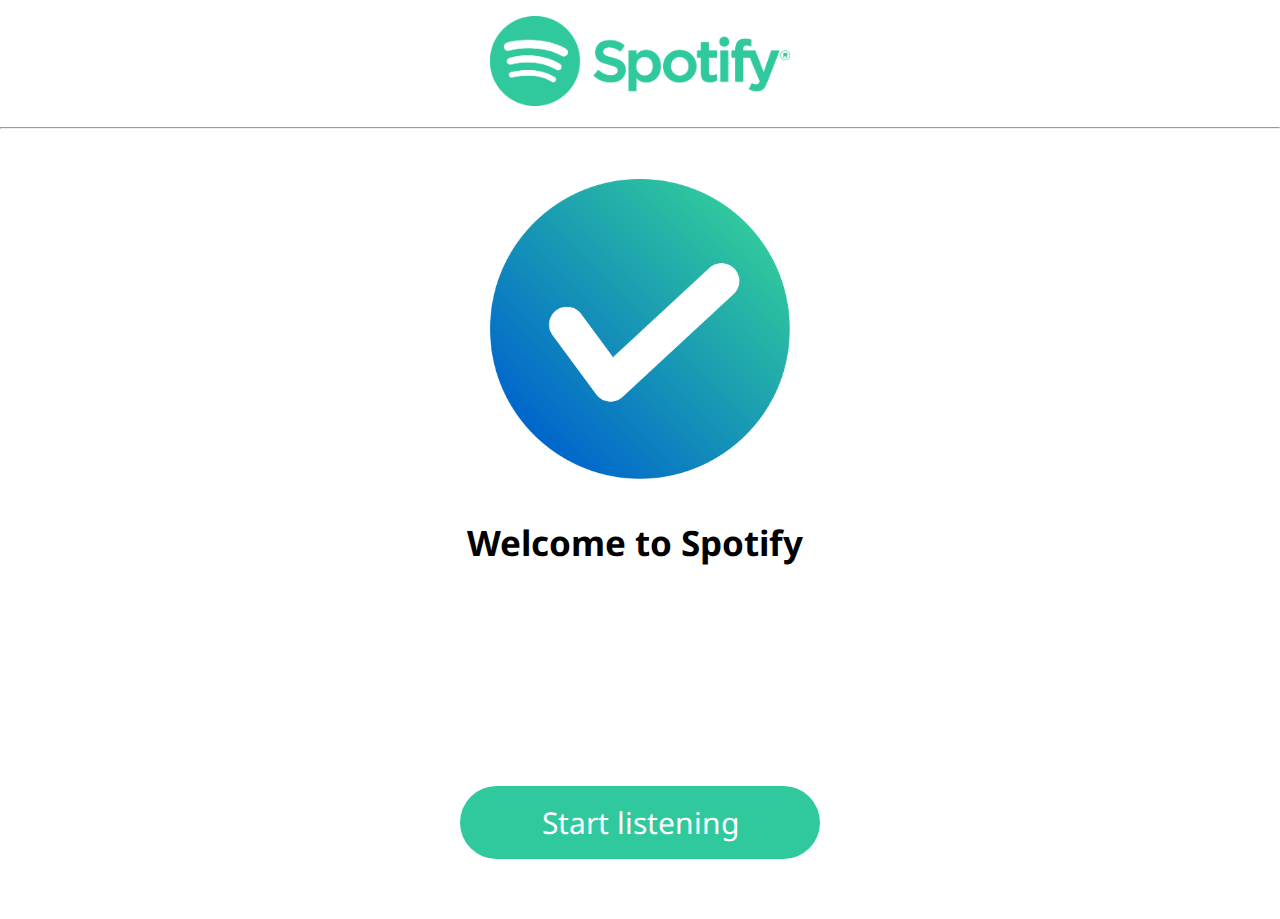
<file: end point free.html>
<!DOCTYPE html>
<html>

<head>

    <title> Deco1016 Website Assignment </title>
    <link rel="stylesheet" href="styles.css">
    <link href="https://fonts.googleapis.com/css?family=Noto+Sans&display=swap" rel="stylesheet">

    <meta name='viewport' content='width=device-width, initial-scale=1.0, maximum-scale=1.0' />

    <link rel="stylesheet" href="https://cdnjs.cloudflare.com/ajax/libs/font-awesome/4.7.0/css/font-awesome.min.css">
</head>
<body>
    <main>
            <header class="form-header">
                    <a href="index.html"> <img class="form-logo" src="images/logo2.png" alt="logo"> </a>
                </header>
                <hr>

                <div class="endpoint">
                    <div class="tick-img">
                        <img class="end-logo" src="images/tick.png" alt="logo">
                    </div>

                    <div class="success"> 
                        <p>Welcome to Spotify</p> 
                    </div>

                    <div class="end-button">
                            <a href="index.html"> Start listening </a>
                    </div>
                </div>


    </main>
</body>

</html>
</file>
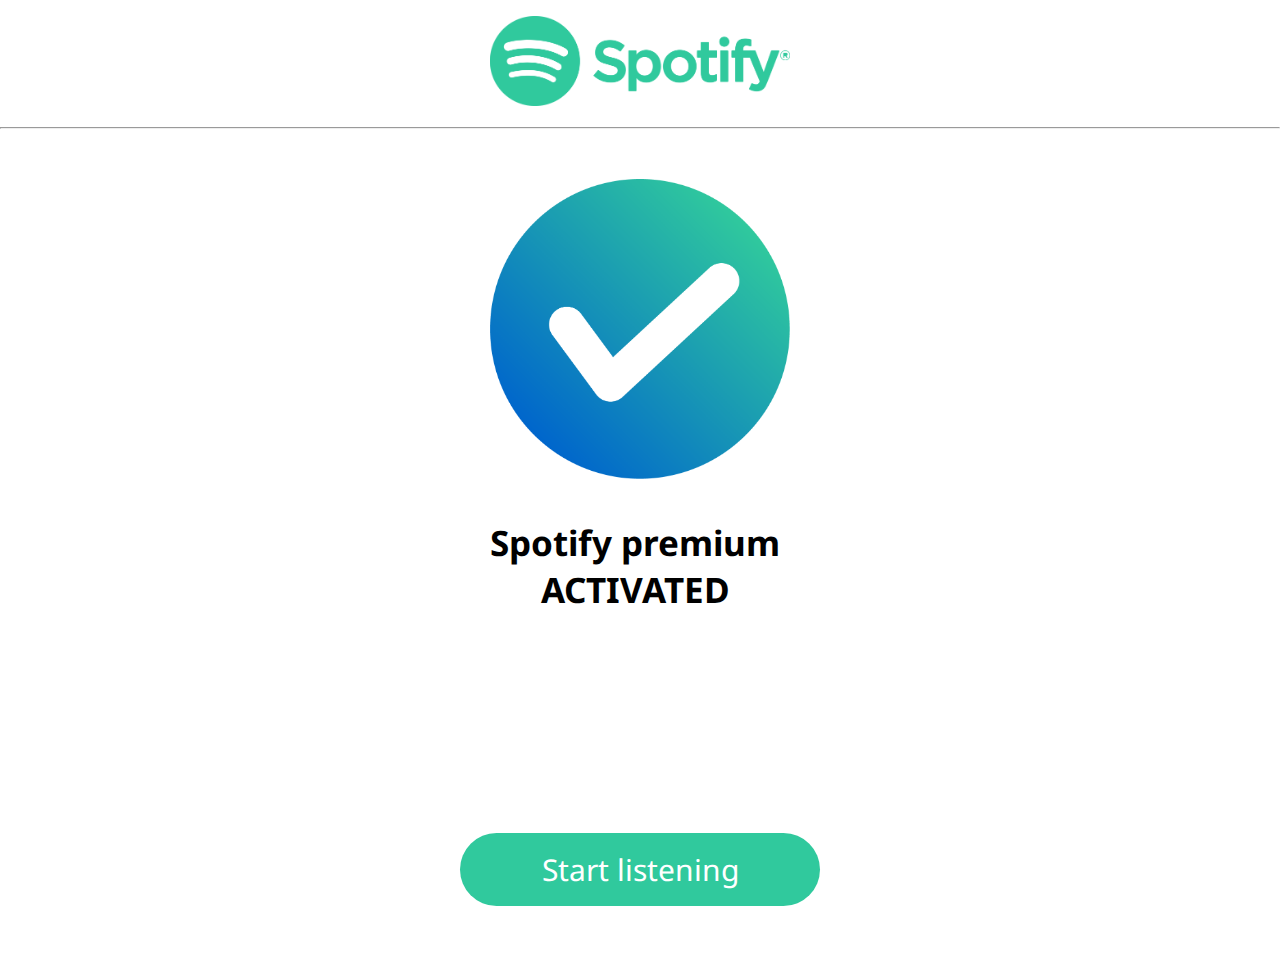
<file: end point.html>
<!DOCTYPE html>
<html>

<head>

    <title> Deco1016 Website Assignment </title>
    <link rel="stylesheet" href="styles.css">
    <link href="https://fonts.googleapis.com/css?family=Noto+Sans&display=swap" rel="stylesheet">

    <meta name='viewport' content='width=device-width, initial-scale=1.0, maximum-scale=1.0' />

    <link rel="stylesheet" href="https://cdnjs.cloudflare.com/ajax/libs/font-awesome/4.7.0/css/font-awesome.min.css">
</head>
<body>
    <main>
            <header class="form-header">
                    <a href="index.html"> <img class="form-logo" src="images/logo2.png" alt="logo"> </a>
                </header>
                <hr>

                <div class="endpoint">
                    <div class="tick-img">
                        <img class="end-logo" src="images/tick.png" alt="logo">
                    </div>

                    <div class="success"> 
                        <p>Spotify premium</p> 
                        <p>ACTIVATED </p>
                    </div>

                    <div class="end-button">
                            <a href="index.html"> Start listening </a>
                    </div>
                </div>


    </main>
</body>

</html>
</file>
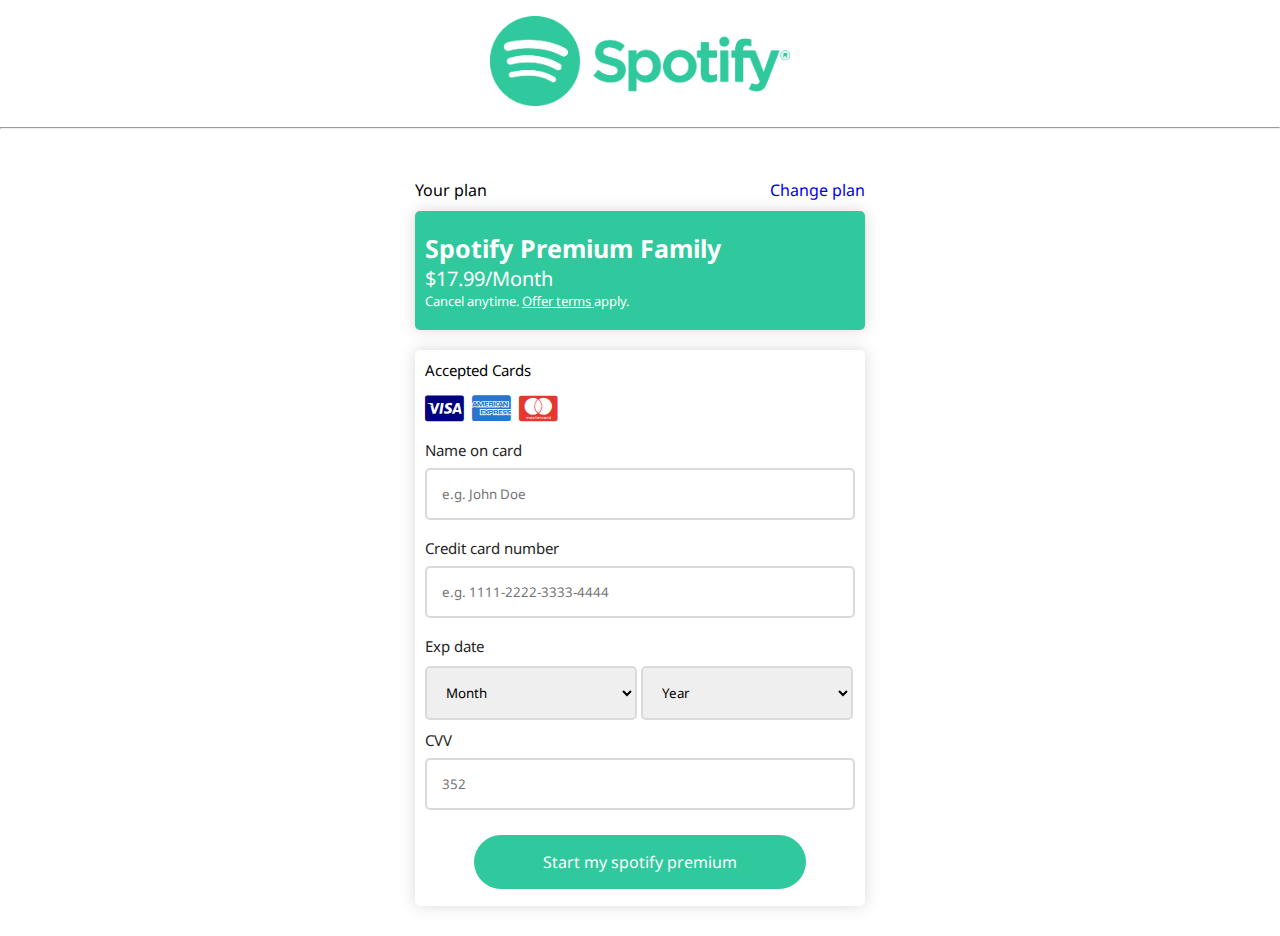
<file: form premium family.html>
<!DOCTYPE html>
<html>

<head>

    <title> Deco1016 Website Assignment </title>
    <link rel="stylesheet" href="styles.css">
    <link href="https://fonts.googleapis.com/css?family=Noto+Sans&display=swap" rel="stylesheet">
    
    <meta name='viewport' content='width=device-width, initial-scale=1.0, maximum-scale=1.0' />

    <link rel="stylesheet" href="https://cdnjs.cloudflare.com/ajax/libs/font-awesome/4.7.0/css/font-awesome.min.css">
</head>

<body>
    <main>
        <header class="form-header">
            <a href="index.html"> <img class="form-logo" src="images/logo2.png" alt="logo"> </a>
        </header>
        <hr>


        <div class="select-premium">
            <div class="plan">
                <p>Your plan </p>
                <a href="selecting premium plan.html" style="text-decoration:none"> Change plan</a>
            </div>

            <div class="select-container">
                <h3>Spotify Premium Family</h3>
                <p>$17.99/Month</p>
                <p>Cancel anytime. <a href="#">Offer terms </a> apply.</p>
            </div>

        </div>

        <form action="end point.html">
            <div class="form-container-P">

                <div class="cards">
                    <label for="fname">Accepted Cards</label>
                    <div class="icon-container">
                        <i class="fa fa-cc-visa" style="color:navy;"></i>
                        <i class="fa fa-cc-amex" style="color:#2875ce;"></i>
                        <i class="fa fa-cc-mastercard" style="color:rgb(231, 54, 47);"></i>
                    </div>
                </div>

                <div class="form-group">
                    <label for="name">Name on card</label>
                    <input type="text" id="name" name="name" placeholder="e.g. John Doe" required>
                    <div class="messages"></div>
                </div>

                <div class="form-group">
                    <label for="cardnumber">Credit card number</label>
                    <input type="text" id="number" name="number" placeholder="e.g. 1111-2222-3333-4444" required minlength="16" maxlength="16" >
                    <div class="messages"></div>
                </div>

                <div class="form-group">
                    <div class="form-inline">
                        <label for="expyear">Exp date</label>
                        <select>
                            <option value="1">Month</option>
                            <option value="2">01</option>
                            <option value="3">02</option>
                            <option value="4">03</option>
                            <option value="5">04</option>
                            <option value="6">05</option>
                            <option value="7">06</option>
                            <option value="8">07</option>
                            <option value="9">08</option>
                            <option value="10">09</option>
                            <option value="11">10</option>
                            <option value="12">11</option>
                            <option value="13">12</option>
                        </select>

                        <select>
                            <option value="1">Year</option>
                            <option value="2">19</option>
                            <option value="3">20</option>
                            <option value="4">21</option>
                            <option value="5">22</option>
                            <option value="6">23</option>
                            <option value="7">24</option>
                            <option value="8">25</option>
                            <option value="9">26</option>
                            <option value="10">27</option>
                            <option value="11">28</option>
                            <option value="12">29</option>
                            <option value="13">30</option>
                            <option value="14">31</option>
                            <option value="15">32</option>
                            <option value="16">33</option>
                        </select>
                    </div>
                </div>

                <div class="form-group">
                    <label for="cvv">CVV</label>
                    <input type="text" id="cvv" name="cvv" placeholder="352" required minlength="3" maxlength="3">
                </div>

                <div class="premium-button">
                    <button type="submit">Start my spotify premium</button>
                </div>

            </div>
        </form>
    </main>
</body>

</html>
</file>
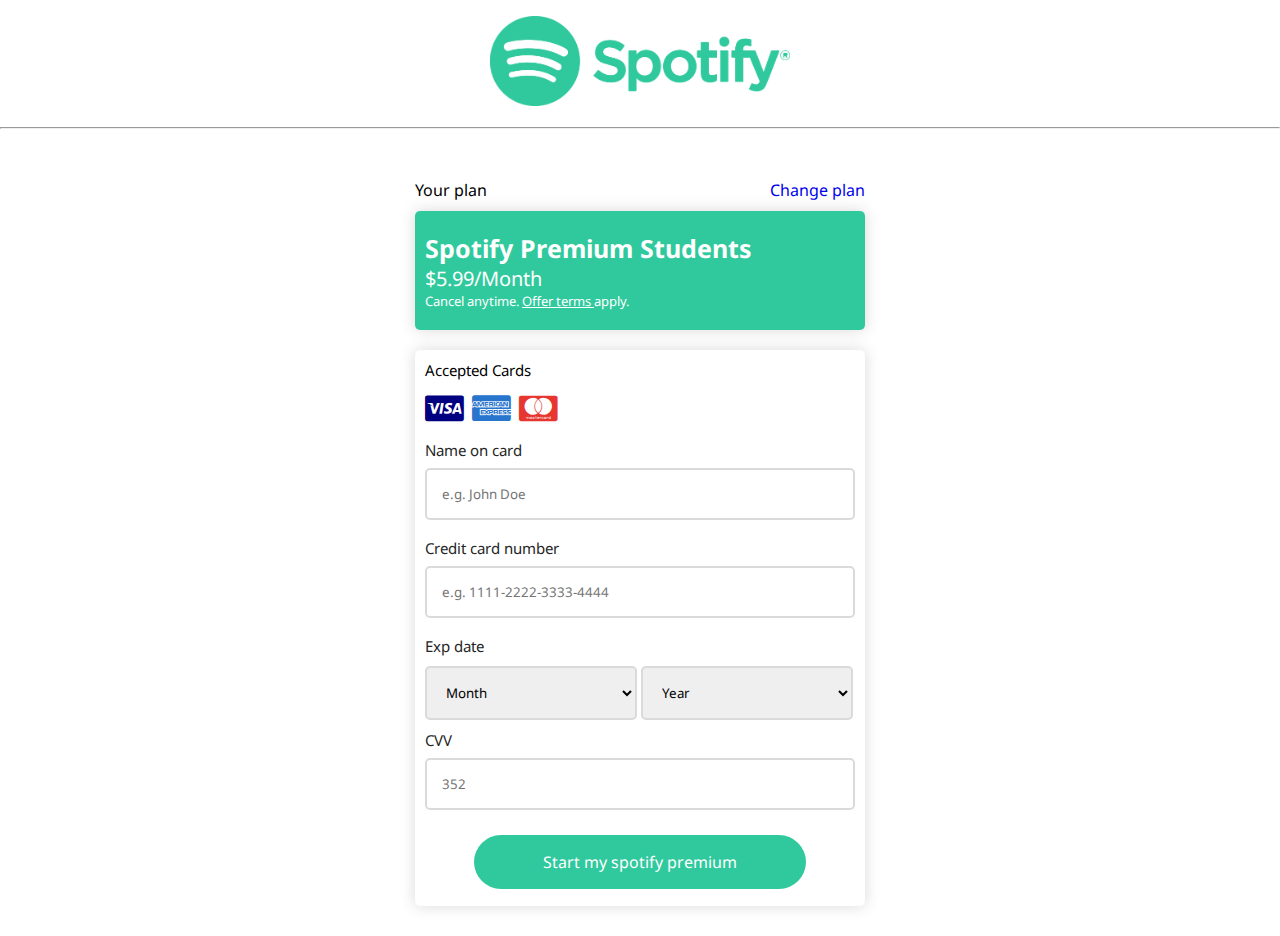
<file: form premium students.html>
<!DOCTYPE html>
<html>

<head>

    <title> Deco1016 Website Assignment </title>
    <link rel="stylesheet" href="styles.css">
    <link href="https://fonts.googleapis.com/css?family=Noto+Sans&display=swap" rel="stylesheet">

    <meta name='viewport' content='width=device-width, initial-scale=1.0, maximum-scale=1.0' />
    
    <link rel="stylesheet" href="https://cdnjs.cloudflare.com/ajax/libs/font-awesome/4.7.0/css/font-awesome.min.css">
</head>

<body>
    <main>
        <header class="form-header">
            <a href="index.html"> <img class="form-logo" src="images/logo2.png" alt="logo"> </a>
        </header>
        <hr>
        <div class="select-premium">
            <div class="plan">
                <p>Your plan </p>
                <a href="selecting premium plan.html" style="text-decoration:none"> Change plan</a>
            </div>

            <div class="select-container">
                <h3>Spotify Premium Students</h3>
                <p>$5.99/Month</p>
                <p>Cancel anytime. <a href="#">Offer terms </a> apply.</p>
            </div>

        </div>

        <form action="end point.html">
            <div class="form-container-P">

                <div class="cards">
                    <label for="fname">Accepted Cards</label>
                    <div class="icon-container">
                        <i class="fa fa-cc-visa" style="color:navy;"></i>
                        <i class="fa fa-cc-amex" style="color:#2875ce;"></i>
                        <i class="fa fa-cc-mastercard" style="color:rgb(231, 54, 47);"></i>
                    </div>
                </div>

                <div class="form-group">
                    <label for="name">Name on card</label>
                    <input type="text" id="name" name="name" placeholder="e.g. John Doe" required>
                    <div class="messages"></div>
                </div>

                <div class="form-group">
                    <label for="cardnumber">Credit card number</label>
                    <input type="text" id="number" name="number" placeholder="e.g. 1111-2222-3333-4444" required minlength="16" maxlength="16" >
                    <div class="messages"></div>
                </div>

                <div class="form-group">
                    <div class="form-inline">
                        <label for="expyear">Exp date</label>
                        <select>
                            <option value="1">Month</option>
                            <option value="2">01</option>
                            <option value="3">02</option>
                            <option value="4">03</option>
                            <option value="5">04</option>
                            <option value="6">05</option>
                            <option value="7">06</option>
                            <option value="8">07</option>
                            <option value="9">08</option>
                            <option value="10">09</option>
                            <option value="11">10</option>
                            <option value="12">11</option>
                            <option value="13">12</option>
                        </select>

                        <select>
                            <option value="1">Year</option>
                            <option value="2">19</option>
                            <option value="3">20</option>
                            <option value="4">21</option>
                            <option value="5">22</option>
                            <option value="6">23</option>
                            <option value="7">24</option>
                            <option value="8">25</option>
                            <option value="9">26</option>
                            <option value="10">27</option>
                            <option value="11">28</option>
                            <option value="12">29</option>
                            <option value="13">30</option>
                            <option value="14">31</option>
                            <option value="15">32</option>
                            <option value="16">33</option>
                        </select>
                    </div>
                </div>

                <div class="form-group">
                    <label for="cvv">CVV</label>
                    <input type="text" id="cvv" name="cvv" placeholder="352"requried minlength="3" maxlength="3">
                </div>

                <div class="premium-button">
                    <button type="submit">Start my spotify premium</button>
                </div>

            </div>
        </form>
    </main>
</body>

</html>
</file>
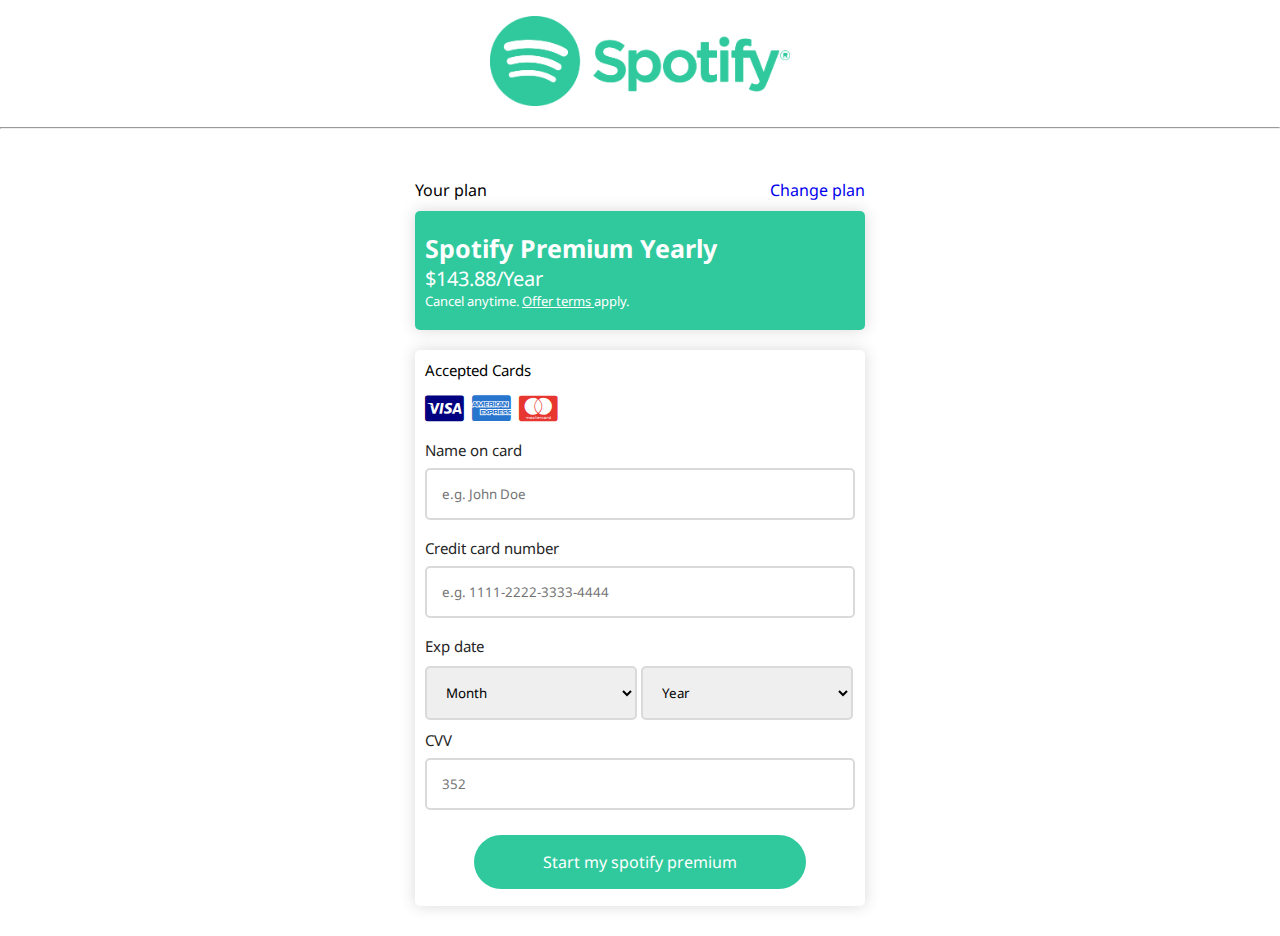
<file: form premium yearly.html>
<!DOCTYPE html>
<html>

<head>

    <title> Deco1016 Website Assignment </title>
    <link rel="stylesheet" href="styles.css">
    <link href="https://fonts.googleapis.com/css?family=Noto+Sans&display=swap" rel="stylesheet">

    <meta name='viewport' content='width=device-width, initial-scale=1.0, maximum-scale=1.0' />

    <link rel="stylesheet" href="https://cdnjs.cloudflare.com/ajax/libs/font-awesome/4.7.0/css/font-awesome.min.css">
</head>

<body>
    <main>
        <header class="form-header">
            <a href="index.html"> <img class="form-logo" src="images/logo2.png" alt="logo"> </a>
        </header>
        <hr>
        <div class="select-premium">
            <div class="plan">
                <p>Your plan </p>
                <a href="selecting premium plan.html" style="text-decoration:none"> Change plan</a>
            </div>

            <div class="select-container">
                <h3>Spotify Premium Yearly</h3>
                <p>$143.88/Year</p>
                <p>Cancel anytime. <a href="#">Offer terms </a> apply.</p>
            </div>

        </div>

        <form action="end point.html">
            <div class="form-container-P">

                <div class="cards">
                    <label for="fname">Accepted Cards</label>
                    <div class="icon-container">
                        <i class="fa fa-cc-visa" style="color:navy;"></i>
                        <i class="fa fa-cc-amex" style="color:#2875ce;"></i>
                        <i class="fa fa-cc-mastercard" style="color:rgb(231, 54, 47);"></i>
                    </div>
                </div>

                <div class="form-group">
                    <label for="name">Name on card</label>
                    <input type="text" id="name" name="name" placeholder="e.g. John Doe" required>
                    <div class="messages"></div>
                </div>

                <div class="form-group">
                    <label for="cardnumber">Credit card number</label>
                    <input type="text" id="number" name="number" placeholder="e.g. 1111-2222-3333-4444" required minlength="16" maxlength="16" >
                    <div class="messages"></div>
                </div>

                <div class="form-group">
                    <div class="form-inline">
                        <label for="expyear">Exp date</label>
                        <select>
                            <option value="1">Month</option>
                            <option value="2">01</option>
                            <option value="3">02</option>
                            <option value="4">03</option>
                            <option value="5">04</option>
                            <option value="6">05</option>
                            <option value="7">06</option>
                            <option value="8">07</option>
                            <option value="9">08</option>
                            <option value="10">09</option>
                            <option value="11">10</option>
                            <option value="12">11</option>
                            <option value="13">12</option>
                        </select>

                        <select>
                            <option value="1">Year</option>
                            <option value="2">19</option>
                            <option value="3">20</option>
                            <option value="4">21</option>
                            <option value="5">22</option>
                            <option value="6">23</option>
                            <option value="7">24</option>
                            <option value="8">25</option>
                            <option value="9">26</option>
                            <option value="10">27</option>
                            <option value="11">28</option>
                            <option value="12">29</option>
                            <option value="13">30</option>
                            <option value="14">31</option>
                            <option value="15">32</option>
                            <option value="16">33</option>
                        </select>
                    </div>
                </div>

                <div class="form-group">
                    <label for="cvv">CVV</label>
                    <input type="text" id="cvv" name="cvv" placeholder="352" required minlength="3" maxlength="3">
                </div>

                <div class="premium-button">
                    <button type="submit">Start my spotify premium</button>
                </div>

            </div>
        </form>
    </main>
</body>

</html>
</file>
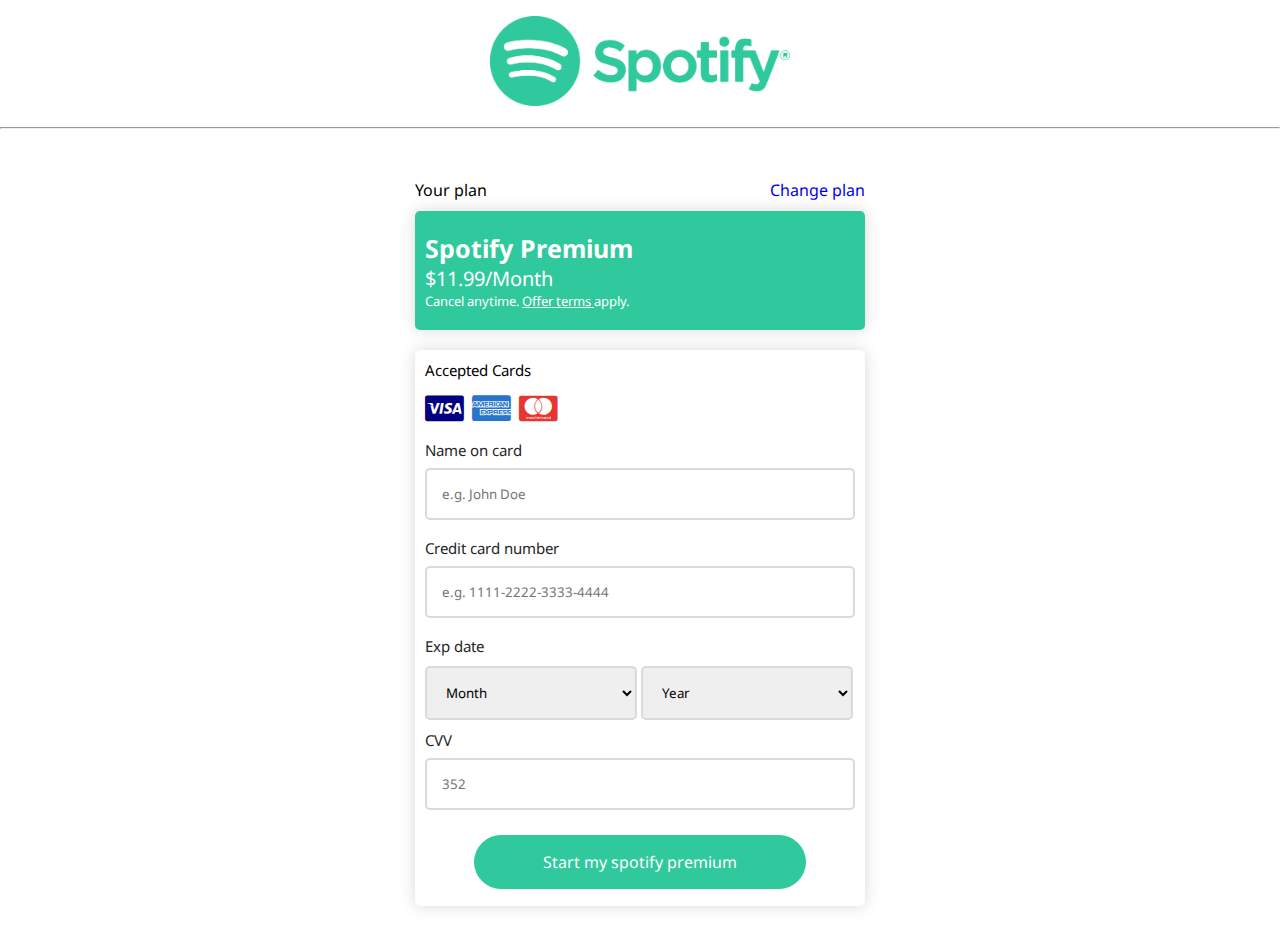
<file: form premium.html>
<!DOCTYPE html>
<html>

<head>

    <title> Deco1016 Website Assignment </title>
    <link rel="stylesheet" href="styles.css">
    <link href="https://fonts.googleapis.com/css?family=Noto+Sans&display=swap" rel="stylesheet">

    <meta name='viewport' content='width=device-width, initial-scale=1.0, maximum-scale=1.0' />

    <link rel="stylesheet" href="https://cdnjs.cloudflare.com/ajax/libs/font-awesome/4.7.0/css/font-awesome.min.css">
</head>

<body>
    <main>
        <header class="form-header">
            <a href="index.html"> <img class="form-logo" src="images/logo2.png" alt="logo"> </a>
        </header>
        <hr>

        <div class="select-premium">
            <div class="plan">
            <p>Your plan </p>
            <a href = "selecting premium plan.html" style="text-decoration:none"> Change plan</a>
            </div>

            <div class="select-container">
            <h3>Spotify Premium</h3>
            <p>$11.99/Month</p>
            <p>Cancel anytime. <a href="#">Offer terms </a> apply.</p>
            </div>

        </div>

        <form action="end point.html">
            <div class="form-container-P">

                <div class="cards">
                    <label for="fname">Accepted Cards</label>
                    <div class="icon-container">
                        <i class="fa fa-cc-visa" style="color:navy;"></i>
                        <i class="fa fa-cc-amex" style="color:#2875ce;"></i>
                        <i class="fa fa-cc-mastercard" style="color:rgb(231, 54, 47);"></i>
                    </div>
                </div>

                <div class="form-group">
                    <label for="name">Name on card</label>
                    <input type="text" id="name" name="name" placeholder="e.g. John Doe" required>
                    <div class="messages"></div>
                </div>

                <div class="form-group">
                    <label for="cardnumber">Credit card number</label>
                    <input type="text" id="number" name="number" placeholder="e.g. 1111-2222-3333-4444" required minlength="16" maxlength="16">
                    <div class="messages"></div>
                </div>

                <div class="form-group">
                    <div class="form-inline">
                        <label for="expyear">Exp date</label>
                        <select>
                            <option value="1">Month</option>
                            <option value="2">01</option>
                            <option value="3">02</option>
                            <option value="4">03</option>
                            <option value="5">04</option>
                            <option value="6">05</option>
                            <option value="7">06</option>
                            <option value="8">07</option>
                            <option value="9">08</option>
                            <option value="10">09</option>
                            <option value="11">10</option>
                            <option value="12">11</option>
                            <option value="13">12</option>
                        </select>

                        <select>
                            <option value="1">Year</option>
                            <option value="2">19</option>
                            <option value="3">20</option>
                            <option value="4">21</option>
                            <option value="5">22</option>
                            <option value="6">23</option>
                            <option value="7">24</option>
                            <option value="8">25</option>
                            <option value="9">26</option>
                            <option value="10">27</option>
                            <option value="11">28</option>
                            <option value="12">29</option>
                            <option value="13">30</option>
                            <option value="14">31</option>
                            <option value="15">32</option>
                            <option value="16">33</option>
                        </select>
                    </div>
                </div>

                <div class="form-group">
                    <label for="cvv">CVV</label>
                    <input type="text" id="cvv" name="cvv" placeholder="352" required minlength="3" maxlength="3">
                </div>

                <div class="premium-button">
                        <button type="submit">Start my spotify premium</button>
                    </div>
    
            </div>
        </form>
    </main>
</body>

</html>
</file>
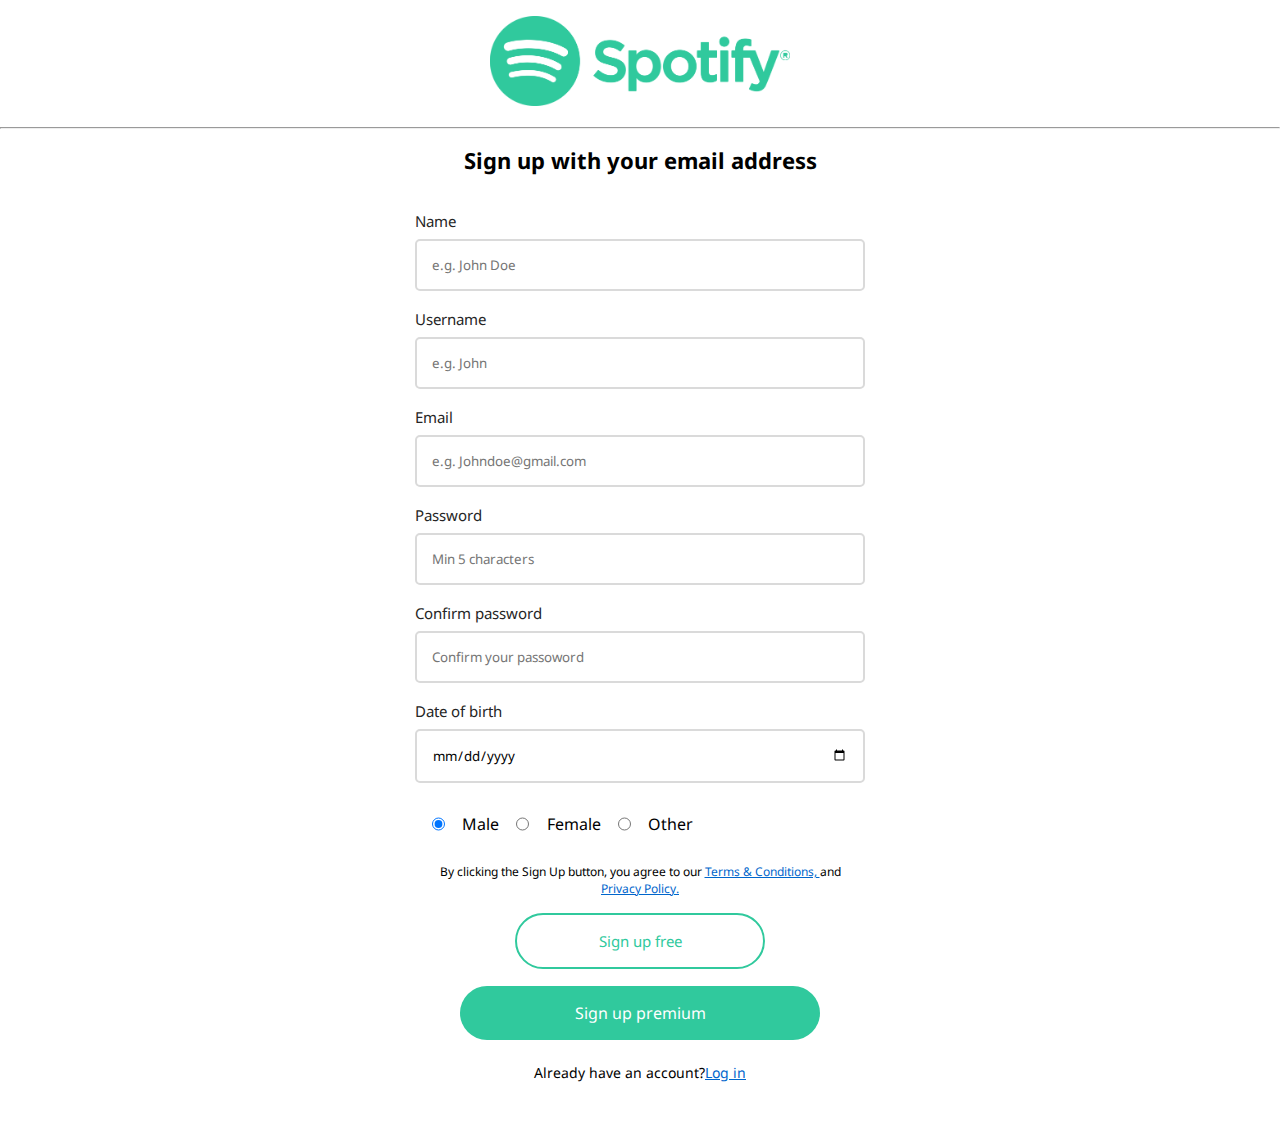
<file: form.html>
<!DOCTYPE html>
<html>

<head>

    <title> Deco1016 Website Assignment </title>
    <link rel="stylesheet" href="styles.css">
    <link href="https://fonts.googleapis.com/css?family=Noto+Sans&display=swap" rel="stylesheet">

    <meta name='viewport' content='width=device-width, initial-scale=1.0, maximum-scale=1.0' />

    <link rel="stylesheet" href="https://cdnjs.cloudflare.com/ajax/libs/font-awesome/4.7.0/css/font-awesome.min.css">
</head>

<body>

    <main>
        <header class="form-header">
            <a href="index.html"> <img class="form-logo" src="images/logo2.png" alt="logo"> </a>
        </header>
        <hr>

        <div class="create-account">
            <p> Sign up with your email address</p>
        </div>


        <form action="end point free.html">

            <div class="form-container">

                <div class="form-group">
                    <label for="name"> Name</label>
                    <input type="text" id="name" name="name" placeholder="e.g. John Doe" required>
                    <div class="messages"></div>
                </div>

                <div class="form-group">
                    <label for="username">Username</label>
                    <input type="text" id="username" name="username" placeholder="e.g. John" required>
                    <div class="messages"></div>
                </div>

                <div class="form-group">
                    <label for="email"> Email</label>
                    <input type="email" id="email" name="email" placeholder="e.g. Johndoe@gmail.com" required>
                    <div class="messages"></div>
                </div>

                <div class="form-group">
                    <label for="password">Password</label>
                    <input type="password" id="password" name="password" placeholder="Min 5 characters" required minlength="5" maxlength="15" >
                    <div class="messages"></div>
                </div>

                <div class="form-group">
                    <label for="confirmpassword">Confirm password</label>
                    <input type="password" id="confirmpassword" name="confirmpassword"
                        placeholder="Confirm your passoword" required minlength="5" maxlength="15">
                    <div class="messages"></div>
                </div>

                <div class="form-group">
                    <label for="birthday">Date of birth</label>
                    <input type="date" id="birthday" name="birthday" required>
                    <div class="messages"></div>
                </div>

                <div class="form-groupgender">
                    <input type="radio" name="gender" value="male" checked> Male
                    <input type="radio" name="gender" value="female"> Female
                    <input type="radio" name="gender" value="other"> Other
                </div>

                <div class="form-terms">
                    <p>By clicking the Sign Up button, you agree to our <a href="#">Terms & Conditions, </a> and <a
                            href="#">Privacy Policy.</a></p>
                </div>
                <div class="form-group button1">
                    <button type="submit">Sign up free</button>
                </div>

                <div class="button2">
                    <a href="form premium.html"> Sign up premium </a>
                </div>

                <div class="form-login">
                    <p>Already have an account? <a href="#">Log in </a></p>
                </div>
            </div>
        </form>
    </main>
    <script src="Script.js"></script>
</body>


</html>
</file>
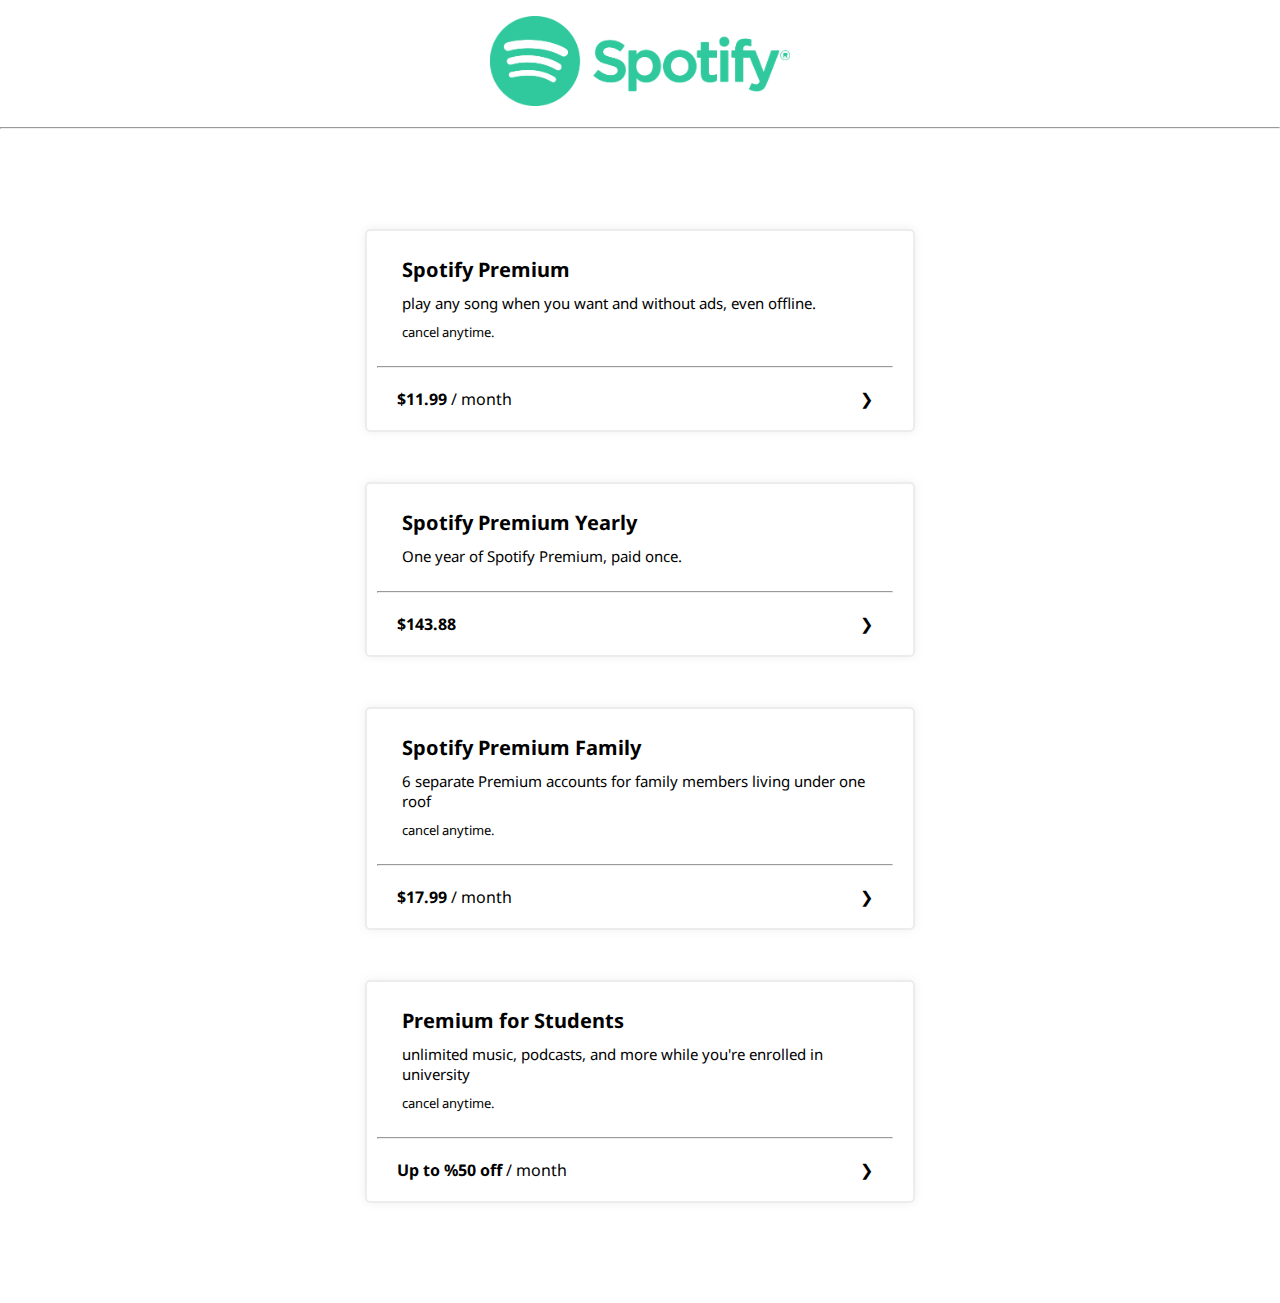
<file: selecting premium plan.html>
<!DOCTYPE html>
<html>

<head>

    <title> Deco1016 Website Assignment </title>
    <link rel="stylesheet" href="styles.css">
    <link href="https://fonts.googleapis.com/css?family=Noto+Sans&display=swap" rel="stylesheet">

    <meta name='viewport' content='width=device-width, initial-scale=1.0, maximum-scale=1.0' />

    <link rel="stylesheet" href="https://cdnjs.cloudflare.com/ajax/libs/font-awesome/4.7.0/css/font-awesome.min.css">
</head>

<body>
    <main>
        <header class="form-header">
            <a href="index.html"> <img class="form-logo" src="images/logo2.png" alt="logo"> </a>
        </header>
        <hr>

        <div class="planbox">
        <div class="plan-container">
            <div class="card-container">
                <div class="info-plan">
                    <h3>Spotify Premium</h3>
                    <p>play any song when you want and without ads, even offline.</p>
                    <p>cancel anytime.</p>
                </div>

                <hr>
                <div class="choose-plan">
                    <a href="form premium.html"> <strong>$11.99 </strong>/ month<span> &#10095; </span></a>

                </div>
            </div>
        </div>

        <div class="plan-container">
                <div class="card-container">
                    <div class="info-plan">
                        <h3>Spotify Premium Yearly</h3>
                        <p>One year of Spotify Premium, paid once.</p>
                    </div>
    
                    <hr>
                    <div class="choose-plan">
                        <a href="form premium yearly.html"> <strong>$143.88 </strong><span> &#10095; </span></a>
    
                    </div>
                </div>
            </div>

        <div class="plan-container">
            <div class="card-container">
                <div class="info-plan">
                    <h3>Spotify Premium Family</h3>
                    <p>6 separate Premium accounts for family members living under one roof</p>
                    <p>cancel anytime.</p>
                </div>

                <hr>
                <div class="choose-plan">
                    <a href="form premium family.html"> <strong>$17.99 </strong>/ month<span> &#10095; </span></a>

                </div>
            </div>
        </div>

        <div class="plan-container">
            <div class="card-container">
                <div class="info-plan">
                    <h3>Premium for Students</h3>
                    <p>unlimited music, podcasts, and more while you're enrolled in university </p>
                    <p>cancel anytime.</p>
                </div>

                <hr>
                <div class="choose-plan">
                    <a href="form premium students.html"> <strong>Up to %50 off </strong>/ month<span> &#10095; </span></a>

                </div>
            </div>
        </div>
</div>




    </main>
</body>

</html>
</file>
<file: styles.css>
* {
    font-family: 'Noto Sans', sans-serif; 
    box-sizing:border-box; 
    margin:0;
    padding:0;
}

/*header navgation tab styling */
header a{
    margin-left:20px;
    font-weight:600;
    font-size:16px;
    color:rgb(141, 141, 141); 
    text-decoration:none; 
    transition: all 0.3s ease 0s;
}

header{
    display:flex;
    justify-content:flex-end;
    align-items:center;
    background-color: #ffffff;
}

.nav-tabs{
    max-width:1500px;
    margin:auto;
    padding:10px;
    display:flex;
    justify-content:space-evenly;
}

.logo {
    cursor:pointer;
    margin-right:auto;
    width: 170px;
}

a:hover{
    color:rgb(0, 102, 204);
}

.button_s {
    font-weight:800;
    font-size:16px;
    color:#ffffff;
    text-decoration:none; 
    
    margin-left:15px;
    padding:9px 25px;
    background-color:rgba(0, 102, 204,1);
    border:none;
    border-radius:50px;
    cursor:pointer;
    transition:all 0.3s ease 0s;
}

.button_l {
    font-weight:800;
    font-size:16px;
    color:rgb(78, 185, 155);
    text-decoration:none; 
    
    margin-left:5px;
    margin-right:-20px;
    padding:7px 25px;
    background-color:#ffffff;
    border: 2px solid rgba(48, 201, 157,1);
    border-radius:30px;
    cursor:pointer;
    transition:all 0.3s ease 0s;
}

.button_s:hover {
    background-color:rgba(0, 102, 204,0.8);
}

.button_l:hover {
    border:2px solid rgba(48, 201, 157,0.6);
    color: rgba(78, 185, 155,0.8);
}


/* initial landing page styling */
.landing {
    position: relative;
    text-align: center;
    height:840px;
    background-color: rgb(93, 126, 187); /* For browsers that do not support gradients */
    background: linear-gradient(to top right, #30c99d 0%, #0066cc 100%);
    box-shadow: 0 8px 12px 0 rgba(0,0,0,0.2) 
}  

.line2 {
    font-weight:bold;
    font-size:80px;
    position: relative;
    top: 45%;
    left: 50%;
    transform: translate(-50%, -50%);
    color:#ffffff;
}

.line3 {
    font-size:23px;
    position: absolute;
    top: 54%;
    left: 50%;
    transform: translate(-50%, -50%);
    color:#ffffff;
}

.button_free{
    font-weight:800;
    font-size:40px;
    color:rgb(48, 201, 157);
    text-decoration:none; 
    
    margin-left:10px;
    margin-right:-20px;
    padding:0.8% 3%;
    background-color:#ffffff;
    border:none;
    border-radius:50px;
    cursor:pointer;
    transition:all 0.3s ease 0s;

    position: absolute;
    top: 30%;
    left: 50%;
    transform: translate(-50%, -50%);
    box-shadow:3px 6px;
}

.button_free:hover{
    background-color: rgb(250, 250, 250);
    color: rgba(18, 219, 162, 0.8);
}

/* spotify features styling */
.flex-features {
    max-width:1400px;
    margin:auto;
    padding:70px;
    display:flex;
    flex-wrap:wrap;
    justify-content:space-evenly;
}

.flex-features img {
    width:130px;
}

.spotify-features{
    color:#363644;
    position:relative;
    font-weight:bold;
    font-size:55px;
    margin-top:35px;
    text-align:center;
}


.flex-column {
    color:#363644;
    margin-top: 5px;
    text-align: center;
    line-height: 40px;
    display: flex;
    flex-direction: column;
    justify-content: center;
    align-items: center;
}

.flex-column1{
    color:#363644;
    margin-top: 10px;
    text-align: center;
    line-height: 40px;
    display: flex;
    flex-direction: column;
    justify-content: center;
    align-items: center;
} 

.flex-column1 img{
   width:150px;
} 

.flex-column1 p{
    color:#696969;
    font-weight:bold;
 } 
 
.flex-column p{
    color:#696969;
    font-weight:bold;
}

/* break section to break up content */ 
.break{
    background: linear-gradient(to top right,#0066cc  -30%,  #30c99d 130%);
    color:#ffffff;
    font-size:20px;
    padding:50px;
    width:100%;
    text-align:center;
    box-shadow: 0 8px 12px 0 rgba(0,0,0,0.2)
}

.break p{
    margin:auto;
    max-width:1250px;
    text-align:center;
}


/* pricing tables styling */
.pricing-container{
    max-width:900px;
    margin:auto;
    padding:50px;
    display:flex;
    flex-wrap:wrap;
}
.pricing{
    display:flex;
    justify-content:center;
    padding-top:60px;
    padding-bottom:20px;
    font-weight:bold;
    font-size:55px;
    color:#363644;
}
ul{ 
    list-style-type: none; 
}

.pricing-table{
    background:#ffffff;
    flex:1;
    margin:10px;
}

.pricing-header{
    color:#ffffff;
    position:relative;
    margin-bottom:50px;
}

.price{
    font-size:35px;
    display:flex;
    align-items:center;
    justify-content:center;
    padding:40px 0;
}

.price span{
    font-size:30px;
}

.title{
    position:absolute;
    bottom:10;
    left:50%;
    transform:translate(-50%,-50%);
    width:80%;
    max-width:360px;
    text-align: center;
    padding: 8px 0;
    font-size:25px;
}
.pricing-list{
    padding:10px 20px;
}

.pricing-list li{
    margin:8px 0;
    font-size:16px;
    color:#344;
    text-align:center;
}
/* slecting all the lists after the first one and making them greyed out */
.divider ~ li {
    color:rgb(207, 207, 207);
}

.border{
    width:100px;
    height:1px;
    background: #ddd;
    margin:auto;
}

.pricing-table a{
    display:block;
    width:80%;
    margin:auto;
    margin-bottom:20px;
    text-align:center;
    padding:8px 0;
    font-size: 16px;
    border: 1px solid;
    max-width:360px;
    transition:.2s linear;
    text-decoration: none;
}

.table1 .pricing-header{
    background-color:rgb(255, 255, 255);
    color:#30c99d;
}

.table2 .pricing-header{
    background: linear-gradient(to top right, #30c99d -30%, #0066cc 130%);
}

.table1 .title {
    background-color:#30c99d;
    color:#ffffff;
}

.table2 .title {
    background-color:#2d7dce;
    color:#ffffff;
}

.table1 a{
    color:#30c99d;
    border:2.5px solid;
    font-weight:bold;
}

.table2 a{
    color:#2d7dce;
    border:2.5px solid;
    font-weight:bold;
}

.table1 a:hover{
    background-color:#30c99d; 
    color:#ffffff;
    border:none;
}

.table2 a:hover{
    background-color:#0066cc;
    color:#ffffff;
    border:none;
}

.pricing-table a:hover{
    border-radius:30px;
}

.pricing-table:hover {
    box-shadow: 0 8px 12px 0 rgba(0,0,0,0.2)
}

.table1{
    border:solid;
    border-color:#30c99d;
}

.table2{
    border:solid;
    border-color:#2d7dce;
}

footer{
    position: relative;
    text-align: center;
    height:200px;
    background: linear-gradient(to top right, #30c99d -30%, #0066cc 130%);
}


/* form sign up styling */

header{
    padding: 16px 32px;
    margin:0 auto;
    border: none;
    cursor:pointer;
}

.form-logo{
    padding: 0px;
    margin:0 auto;
    cursor:pointer;
    width:300px;
}

.form-header a {
    padding: 0;
    margin:0 auto;
}

hr{
    color:#e0e0e0;
}

.create-account{
    margin:auto;
    padding: 16px;
    display:flex;
    justify-content:center;
    font-size:22px;
    font-weight:bold;
}

form {
    max-width: 550px;
    margin: 0 auto;
    padding:50px;
    padding-top:20px;
    padding-bottom:30px;
}

form * {
    box-sizing: border-box;
}

  
form .form-group{
    display: flex;
    flex-wrap: wrap;
    align-items: center;
    margin-bottom: 10px;
}
  
form > .form-group > label{
  text-align: right;
  padding-right: 20px;
  flex-grow: 1;
  flex-shrink: 0;
  flex-basis: 120px;
  max-width: 120px;
}

.form-group label{
    font-size:15px;
    color:#252525;
}

.form-group .formgroupgender label{
    font-size:15px;
    color:#252525;
}

form > .form-group > label > span {
    display: block;
    font-size: 0.75em;
    opacity: 0.5;
}

form > .form-group > label + * {
    flex: 1 0 auto;
}
  
form .form-group input,
form .form-group select {
    padding: 15px;
    border-radius: 5px;
}

.form-group input{
    width: 100%;
    padding: 12px 20px;
    margin: 8px 0;
    display: inline-block;
    border: 2px solid rgb(218, 218, 218);
    box-sizing: border-box;
}
.form-groupgender{
    max-width:70%;
    padding: 12px 20px;
    margin: 8px;
    display:flex;
    justify-content:space-evenly;
    margin-left:0;
    padding-left:0;
}

.button1 button {
    width: 250px;
    padding: 16px;
    margin:auto;
    background: #ffffff ;
    color: #30c99d ;
    border:2px solid;
    border-radius: 30px;
    cursor:pointer;
    font-size:15px;
    transition:all 0.3s ease 0s;
}
.button1 button:hover{
    color:#0deeae;
}

.button2{
    padding: 7px;
    margin:auto;
}


.button2 a{
    display:block;
    margin:auto;
    text-align:center;
    padding:16px;
    padding-left:20px;
    padding-right:20px;
    font-size: 16px;
    border:none;
    background:#30c99d;
    color:#ffffff;
    border-radius:50px;
    max-width:360px;
    text-decoration: none;
    transition:all 0.3s ease 0s;
}

.button2 a:hover{
    background-color:#15e2a8;
}

.form-login p {
    margin:auto;
    padding: 16px;
    display:flex;
    justify-content:center;
    font-size:14px;
}

.form-terms{
    margin:auto;
    padding:16px;
    padding-top:8px;
    font-size:12px;
}
.form-terms p{
    margin:auto;
    max-width:1250px;
    text-align:center;
}

.form-terms a {
    color: #0066cc;
}

.form-login a{
    color: #0066cc;
}

/* Premium form styling */
.select-premium{
    max-width: 550px;
    margin: 0 auto;
    padding:50px;
    padding-top:50px;
    padding-bottom:0;
}

.plan{
    margin:auto;
    padding-bottom:10px;
    display:flex;
    justify-content:space-between;
}

.select-container{
    max-width: 550px;
    padding:20px;
    padding-left:10px;
    margin: 0 auto;
    display:block;
    justify-content: flex-start;

    background-color:#30c99d;
    box-shadow: 0 0 15px rgba(66, 66, 66, 0.2);
    color:#ffffff;
    border-radius:5px;

}

.select-container h3{
    font-size:25px;
}

.select-container p:nth-child(2){
    font-size:20px;
}

.select-container p:nth-child(3){
    font-size:13px;
}

.select-container a{
    font-size:13px;
    color:#ffffff;
}


.cards {
    padding-bottom:12px;
    display:inline-block;
    font-size:15px;
}

.icon-container{
    padding-top: 7px;
    font-size: 30px;
}

.form-container-P{
    padding:10px;
    box-shadow: 0 0 15px rgba(66, 66, 66, 0.2);
    border-radius: 5px;
}

.form-inline label {
    display:block;
    padding-bottom: 10px;
}

.form-inline select{
    margin-left:0;
    width:212px;
    border: 2px solid rgb(218, 218, 218);
}

.premium-button{
    padding: 7px;
    margin:auto;
}


.premium-button button{
    display:block;
    margin:auto;
    text-align:center;
    padding:16px;
    padding-left:20px;
    padding-right:20px;
    font-size: 16px;
    border:none;
    background:#30c99d;
    color:#ffffff;
    border-radius:50px;
    max-width:600px;
    text-decoration: none;
    transition:all 0.3s ease 0s;
    width:80%;
}

.premium-button button:hover{
    background-color:#15e2a8;
}


/* premium plan selecting styling */
.planbox{
    padding-bottom:100px;
    padding-top:50px;
}

.plan-container{
    max-width: 650px;
    margin: 0 auto;
    padding:50px;
    padding-top:50px;
    padding-bottom:0;

}

.card-container{
    max-width: 650px;
    padding:20px;
    padding-top:0;
    padding-left:10px;
    padding-bottom:0;
    margin: 0 auto;
    display:block;
    justify-content: flex-start;

    
    box-shadow: 0 0 10px rgba(175, 175, 175, 0.2);
    color:#000000;
    border: 2px solid rgb(236, 236, 236);
    border-radius:5px;
}

.choose-plan a {
    display:block;
    margin:auto;
    padding:20px;
    font-size: 16px;
    border:none;
    color:#000000;
    max-width:700px;
    text-decoration: none;
}
.choose-plan span{
    float:right;
}

.info-plan{
    padding:20px;
}

.info-plan h3{
    font-size:20px;
    padding:5px;
}

.info-plan p:nth-child(2){
    padding:5px;
    font-size:15px;
}

.info-plan p:nth-child(3){
    font-size:13px;
    padding:5px;
}

/*membership end point styling*/
.endpoint{
    max-width: 650px;
    margin: 0 auto;
    padding:50px;
}

.tick-img{
    padding-top:0px;
    padding-bottom:20px;
    margin:auto;
    display:flex;
    justify-content: center;
}

.end-logo{
    width:300px;
}

.success{
    max-width: 550px;
    padding:20px;
    padding-left:10px;
    margin: 0 auto;
    display:block;
    text-align: center;

    font-size:35px;
    font-weight:bold;
}

.end-button{
    padding:10px;
    padding-top:200px;
    margin:auto;
}

.end-button a{
    display:block;
    margin:auto;
    text-align:center;
    padding:16px;
    padding-left:20px;
    padding-right:20px;
    font-size: 30px;
    border:none;
    background:#30c99d;
    color:#ffffff;
    border-radius:100px;
    max-width:360px;
    text-decoration: none;
    transition:all 0.3s ease 0s;
}

.end-button a:hover{
    background-color:#15e2a8;
}


/* The Modal (background) */
.modal {
    display: none; /* Hidden by default */
    position: fixed; /* Stay in place */
    z-index: 1; /* Sit on top */
    left: 0;
    top: 0;
    width: 100%; /* Full width */
    height: 100%; /* Full height */
    overflow: auto; /* Enable scroll if needed */
    background-color: rgb(0,0,0); /* Fallback color */
    background-color: rgba(0,0,0,0.4); /* Black w/ opacity */
    padding: 60px;
  
}

.img-modal .img-m{
    padding-bottom: 25px;
    margin:0 auto;
    cursor:pointer;
    width:150px;
    display:block;
    justify-content:center;
    align-items:center;
}

  /* Modal Content/Box styling */
.modal-content {
    background:#ffffff;
    padding:10px;
    margin:auto;
    max-width:450px;
    max-height:600px;
    border-radius:30px;
}

.modal-container{
    margin:auto;
    padding:20px;
}

.fb-btn{
    margin:auto;
    padding:10px;
}

.fb-btn a {
    background-color: #3B5998;
    color: white;
    border:none;
} 

.fab{
    padding-right:10px;
}

.fb-btn a:hover {
    background-color: rgb(82, 104, 153);
} 


.google-btn{
    margin:auto;
    padding:10px;
}

.google-btn a{
    background-color: #dd4b39;
    color: white;
}

.google-btn a:hover{
    background-color: #e06b5c;
}

.modal-container a{
    padding: 16px;
    margin:auto;
    border-radius: 10px;
    cursor:pointer;
    font-size:20px;
    display:flex;
    justify-content:center;
    align-items:center;
    transition:all 0.3s ease 0s;
    text-decoration: none;
    flex-wrap:wrap;
}

.email-btn{
    margin:auto;
    padding:10px;
}

.email-btn a{
    border-radius: 30px;
    background-color:#ffffff;
    color:#30c99d;
    border:2px solid;
}

.email-btn a:hover{
    color:#0deeae;
}

.modal-container p {
    padding: 10px;
    margin:0 auto;
    font-size:20px;
    display:flex;
    justify-content:center;
    align-items:center;
}


/* The Close Button */
.close {
    /* Position it in the top right corner of the modal */
    display:inline-block;
    display:flex;
    justify-content: flex-end;
    padding-right:15px;
    color: #000;
    font-size: 35px;
    font-weight: bold;
}
  
/* Close button on hover */
.close:hover,
.close:focus {
    color: red;
    cursor: pointer;
}

/* footer styling */

.footer-index{
    color:white;
    padding-top:20px;
    font-size:20px;
}
.media a{
    font-size:50px;
    color:#ffffff;
    padding:15px;
}



/*media queries*/

@media (max-width:850px){
    .landing{
        height:650px;
    }
    .button_free{
        font-size:33px;
    }

    .landing .line2{
        font-size: 60px;
    }

    .landing .line3{
        font-size:19px;
    }


}

@media(max-width:700px){
    .button_l{
    display:none;
    }
    .button_s{
        display:none;
    }
}

@media (max-width:580px){
    .landing{
        height:500px;
    }

    .button_free{
        font-size:30px;
    }

    .landing .line2{
        font-size:40px;
    }

    .pricing{
        font-size:40px;
    }

    .spotify-features{
        font-size:40px;
    }

    .form-inline select{
        width:150px;
    }
}


@media (max-width:500px){
    .modal-container a{
        font-size:20px;
    }
    .img-modal .img-m{
        width:120px;
    }

    .modal-content{
        padding:0;
    }
    .modal-container{
        padding:0;
    }

    .form-container-P{
        padding:0;
        box-shadow: none;
        border-radius:0;
    }
}

@media (max-width:390px){
    .landing .line2{
        font-size:35px;
    }
    .button_free{
        font-size:22px;
    }

    .landing .line3{
        font-size:15px;
        padding:0;
    }
    .pricing{
        font-size:40px;
    }

    .modal-container a{
        font-size:15px;
    }

    .modal-container p{
        font-size:15px;
        padding:0;
    }

    .img-modal .img-m{
        width:100px;
    }

    .modal-content{
        padding:0;
    }
    .modal-container{
        padding:0;
    }

    .form-inline select{
        width:125px;
    }

    .nav-tabs a{
        font-size:15px;
        padding:0;
    }
}
</file>
